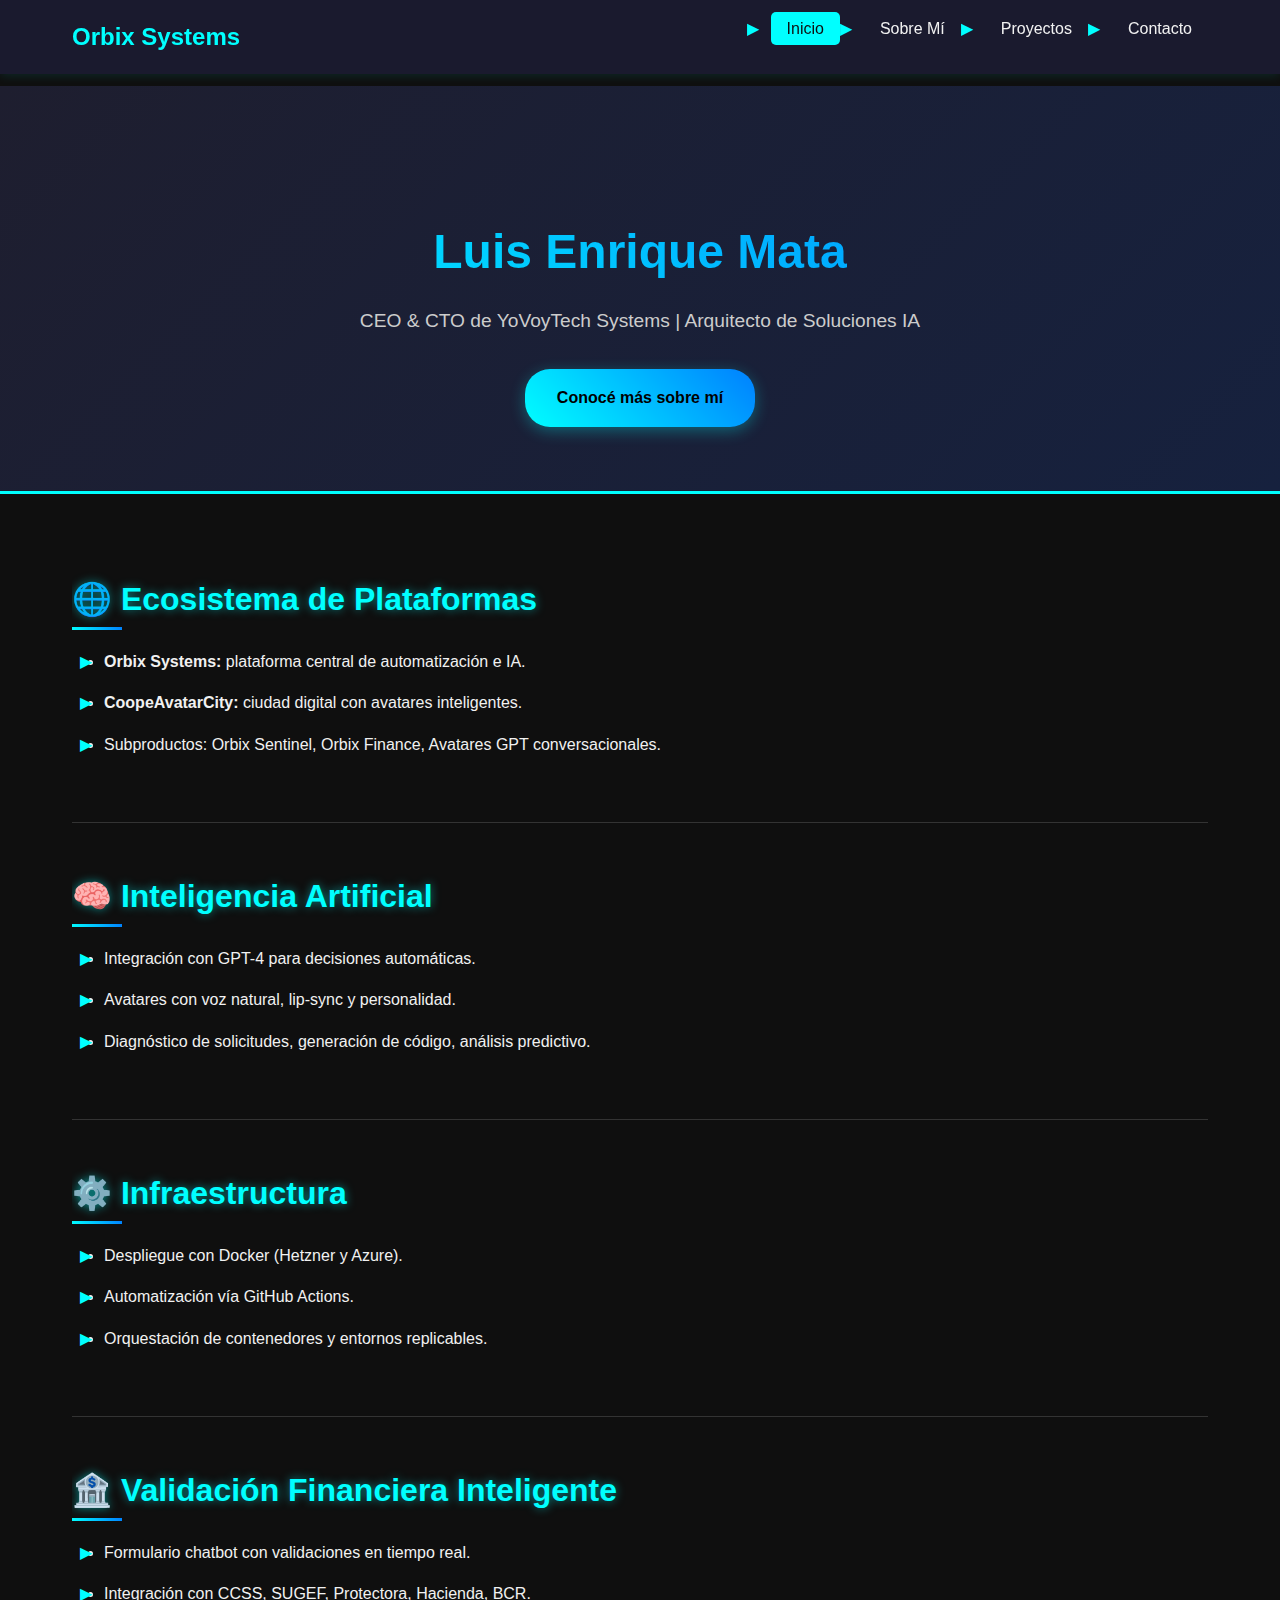
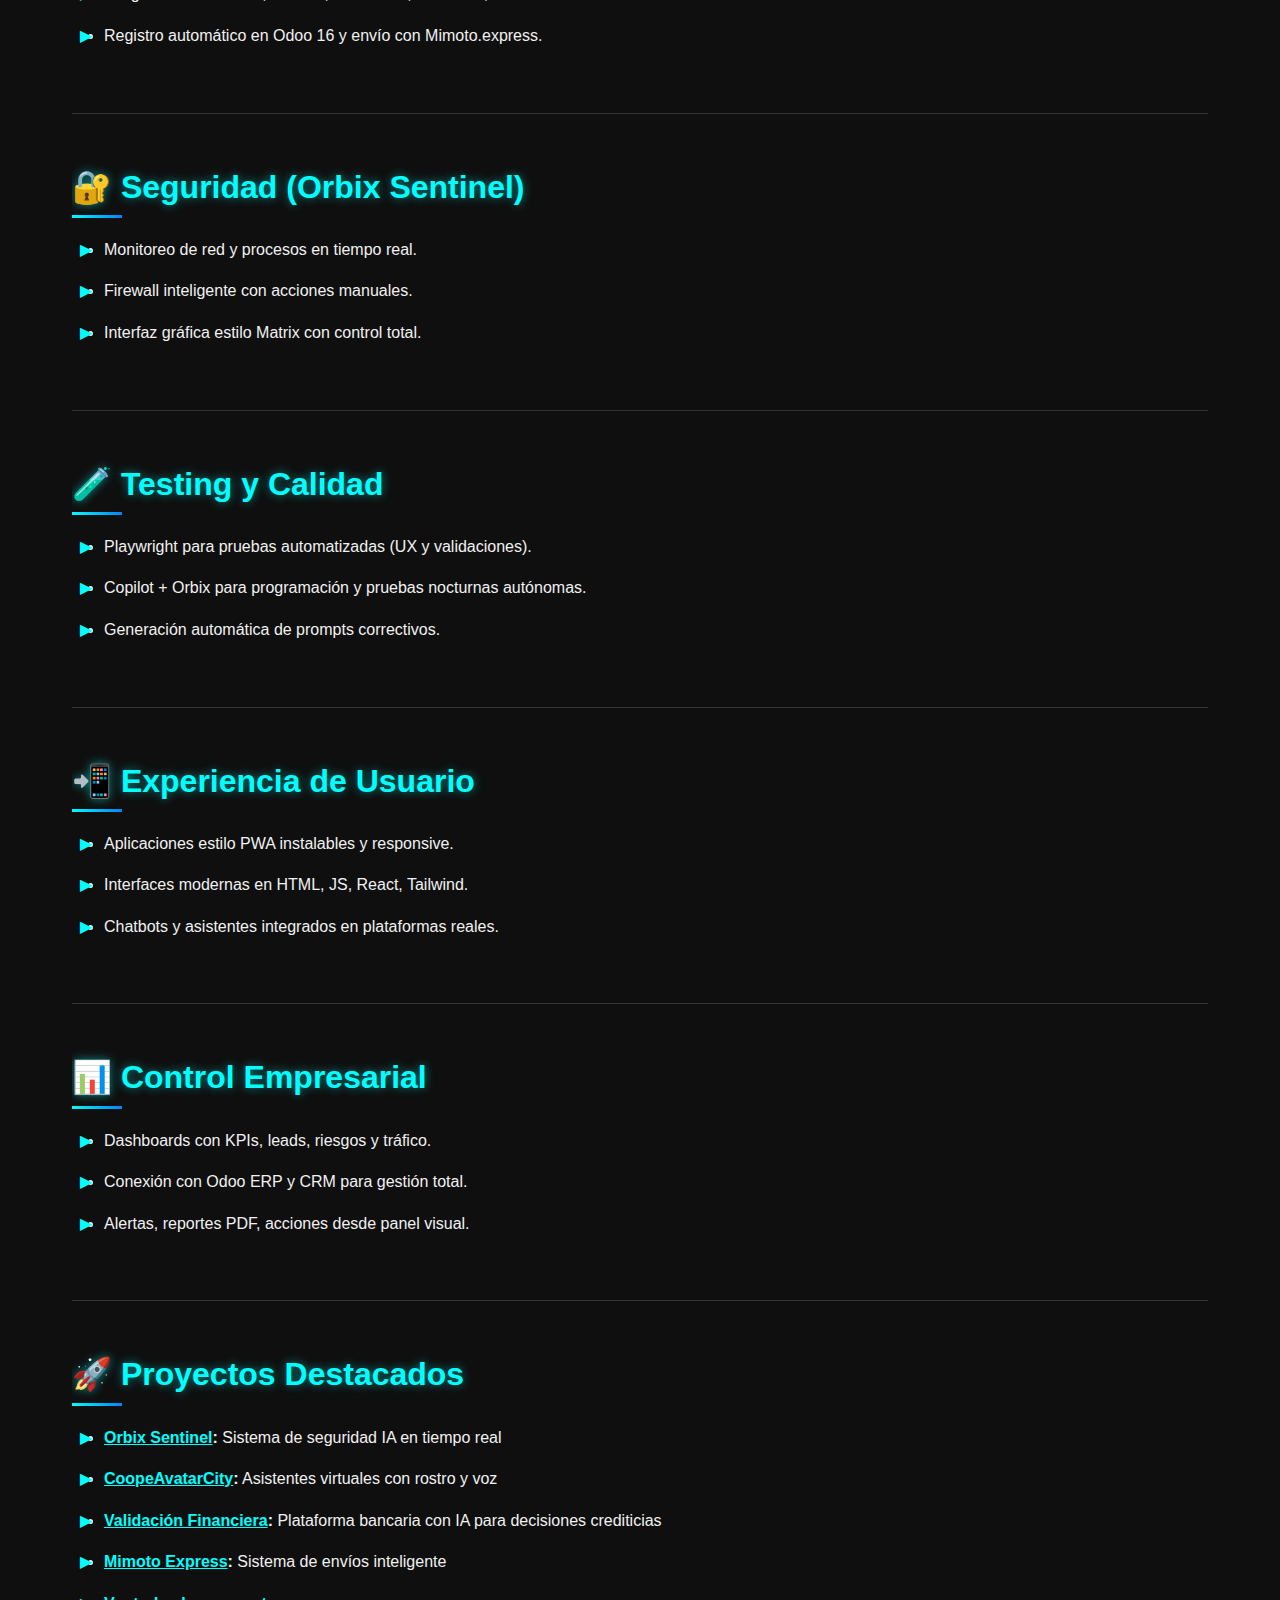
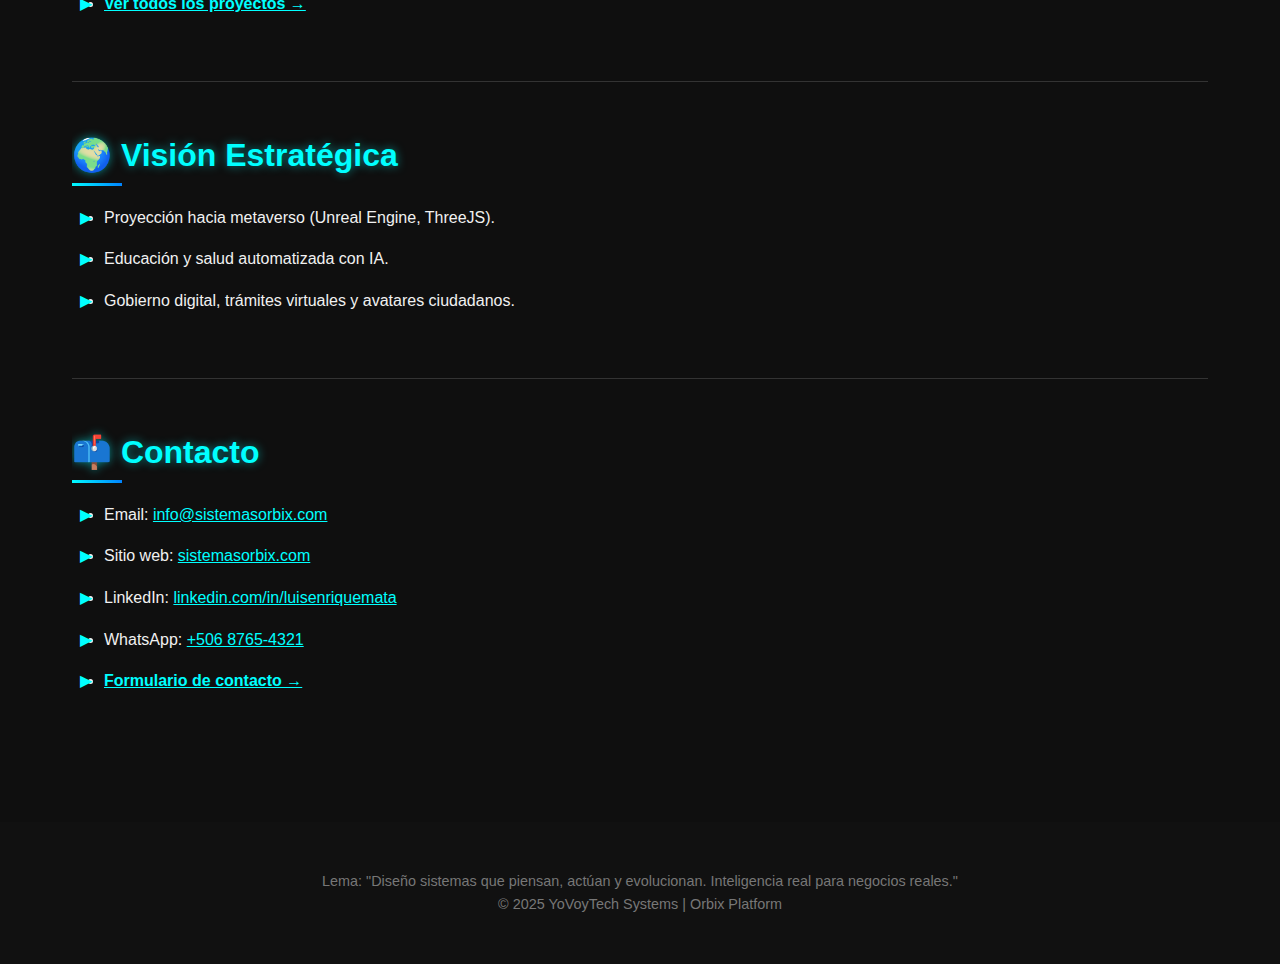
<file: index.html>
<!DOCTYPE html>
<html lang="es">
<head>
  <meta charset="UTF-8">
  <meta name="viewport" content="width=device-width, initial-scale=1.0">
  <title>Currículum Técnico | YoVoyTech & Orbix</title>
  <style>
    * {
      margin: 0;
      padding: 0;
      box-sizing: border-box;
    }
    
    body {
      font-family: 'Segoe UI', sans-serif;
      background-color: #0f0f0f;
      color: #f1f1f1;
      line-height: 1.6;
    }
    
    /* Navegación */
    nav {
      background-color: #1a1a2e;
      padding: 1rem 0;
      position: fixed;
      top: 0;
      width: 100%;
      z-index: 1000;
      box-shadow: 0 2px 10px rgba(0, 255, 255, 0.1);
    }
    
    .nav-container {
      max-width: 1200px;
      margin: 0 auto;
      display: flex;
      justify-content: space-between;
      align-items: center;
      padding: 0 2rem;
    }
    
    .logo {
      font-size: 1.5rem;
      font-weight: bold;
      color: #00ffff;
      text-decoration: none;
    }
    
    .nav-menu {
      display: flex;
      list-style: none;
      gap: 1.5rem;
    }
    
    
    .nav-menu a {
      color: #f1f1f1;
      text-decoration: none;
      padding: 0.5rem 1rem;
      border-radius: 5px;
      transition: all 0.3s ease;
    }
    
    .nav-menu a:hover {
      background-color: #00ffff;
      color: #0f0f0f;
    }
    
    .nav-menu a.active {
      background-color: #00ffff;
      color: #0f0f0f;
    }
    
    /* Hamburger menu para móviles */
    .hamburger {
      display: none;
      flex-direction: column;
      cursor: pointer;
      padding: 0.5rem;
    }
    
    .hamburger span {
      width: 25px;
      height: 3px;
      background-color: #00ffff;
      margin: 3px 0;
      transition: 0.3s;
    }
    
    /* Header principal */
    header {
      background: linear-gradient(135deg, #1e1e2f, #16213e);
      padding: 8rem 2rem 4rem;
      text-align: center;
      border-bottom: 3px solid #00ffff;
      margin-top: 60px;
    }
    
    h1 {
      font-size: 3rem;
      margin-bottom: 1rem;
      background: linear-gradient(45deg, #00ffff, #0080ff);
      -webkit-background-clip: text;
      -webkit-text-fill-color: transparent;
      background-clip: text;
    }
    
    .subtitle {
      font-size: 1.2rem;
      color: #ccc;
      margin-bottom: 2rem;
    }
    
    /* Botón CTA */
    .cta-button {
      display: inline-block;
      background: linear-gradient(45deg, #00ffff, #0080ff);
      color: #000;
      padding: 1rem 2rem;
      text-decoration: none;
      border-radius: 25px;
      font-weight: bold;
      transition: all 0.3s ease;
      box-shadow: 0 4px 15px rgba(0, 255, 255, 0.3);
    }
    
    .cta-button:hover {
      transform: translateY(-2px);
      box-shadow: 0 6px 20px rgba(0, 255, 255, 0.4);
    }
    
    /* Contenido principal */
    main {
      max-width: 1200px;
      margin: 0 auto;
      padding: 2rem;
    }
    
    .section {
      padding: 3rem 0;
      border-bottom: 1px solid #333;
      position: relative;
      overflow: hidden;
    }
    
    .section::before {
      content: '';
      position: absolute;
      top: 0;
      left: -100%;
      width: 100%;
      height: 2px;
      background: linear-gradient(90deg, transparent, #00ffff, transparent);
      animation: slideIn 3s ease-in-out infinite;
    }
    
    @keyframes slideIn {
      0% { left: -100%; }
      50% { left: 100%; }
      100% { left: -100%; }
    }
    
    .section:hover {
      background: linear-gradient(145deg, rgba(26, 26, 46, 0.3), rgba(22, 33, 62, 0.3));
      border-radius: 15px;
      padding: 3rem 2rem;
      transition: all 0.3s ease;
    }
    
    .section:last-child {
      border-bottom: none;
    }
    
    h2 {
      color: #00ffff;
      margin-bottom: 1.5rem;
      font-size: 2rem;
      position: relative;
      text-shadow: 0 0 10px rgba(0, 255, 255, 0.5);
    }
    
    h2::after {
      content: '';
      position: absolute;
      bottom: -5px;
      left: 0;
      width: 50px;
      height: 3px;
      background: linear-gradient(45deg, #00ffff, #0080ff);
      animation: pulse 2s ease-in-out infinite;
    }
    
    @keyframes pulse {
      0%, 100% { opacity: 1; }
      50% { opacity: 0.5; }
    }
    
    ul {
      padding-left: 2rem;
    }
    
    ul li {
      margin-bottom: 1rem;
      position: relative;
    }
    
    ul li::before {
      content: '▶';
      color: #00ffff;
      position: absolute;
      left: -1.5rem;
    }
    
    .footer {
      text-align: center;
      padding: 3rem 2rem;
      background-color: #111;
      font-size: 0.9rem;
      color: #777;
      margin-top: 2rem;
    }
    
    /* Responsive Design */
    @media (max-width: 768px) {
      .nav-menu {
        position: fixed;
        left: -100%;
        top: 70px;
        flex-direction: column;
        background-color: #1a1a2e;
        width: 100%;
        text-align: center;
        transition: 0.3s;
        box-shadow: 0 10px 27px rgba(0, 0, 0, 0.05);
        padding: 2rem 0;
      }
      
      .nav-menu.active {
        left: 0;
      }
      
      .nav-menu li {
        margin: 1rem 0;
      }
      
      .hamburger {
        display: flex;
      }
      
      h1 {
        font-size: 2rem;
      }
      
      .nav-container {
        padding: 0 1rem;
      }
      
      main {
        padding: 1rem;
      }
    }
  </style>
</head>
<<body>
  <!-- Navegación -->
  <nav>
    <div class="nav-container">
      <a href="index.html" class="logo">Orbix Systems</a>
      <ul class="nav-menu">
        <li><a href="index.html" class="active">Inicio</a></li>
        <li><a href="about.html">Sobre Mí</a></li>
        <li><a href="proyectos.html">Proyectos</a></li>
        <li><a href="contacto.html">Contacto</a></li>
      </ul>
      <div class="hamburger">
        <span></span>
        <span></span>
        <span></span>
      </div>
    </div>
  </nav>

  <!-- Header principal -->
  <header>
    <h1>Luis Enrique Mata</h1>
    <p class="subtitle">CEO & CTO de YoVoyTech Systems | Arquitecto de Soluciones IA</p>
    <a href="about.html" class="cta-button">Conocé más sobre mí</a>
  </header>

  <!-- Contenido principal -->
  <main>

  <section class="section" id="ecosistema">
    <h2>🌐 Ecosistema de Plataformas</h2>
    <ul>
      <li><strong>Orbix Systems:</strong> plataforma central de automatización e IA.</li>
      <li><strong>CoopeAvatarCity:</strong> ciudad digital con avatares inteligentes.</li>
      <li>Subproductos: Orbix Sentinel, Orbix Finance, Avatares GPT conversacionales.</li>
    </ul>
  </section>

  <section class="section" id="inteligencia-artificial">
    <h2>🧠 Inteligencia Artificial</h2>
    <ul>
      <li>Integración con GPT-4 para decisiones automáticas.</li>
      <li>Avatares con voz natural, lip-sync y personalidad.</li>
      <li>Diagnóstico de solicitudes, generación de código, análisis predictivo.</li>
    </ul>
  </section>

  <section class="section" id="infraestructura">
    <h2>⚙️ Infraestructura</h2>
    <ul>
      <li>Despliegue con Docker (Hetzner y Azure).</li>
      <li>Automatización vía GitHub Actions.</li>
      <li>Orquestación de contenedores y entornos replicables.</li>
    </ul>
  </section>

  <section class="section" id="validacion-financiera">
    <h2>🏦 Validación Financiera Inteligente</h2>
    <ul>
      <li>Formulario chatbot con validaciones en tiempo real.</li>
      <li>Integración con CCSS, SUGEF, Protectora, Hacienda, BCR.</li>
      <li>Registro automático en Odoo 16 y envío con Mimoto.express.</li>
    </ul>
  </section>

  <section class="section" id="seguridad">
    <h2>🔐 Seguridad (Orbix Sentinel)</h2>
    <ul>
      <li>Monitoreo de red y procesos en tiempo real.</li>
      <li>Firewall inteligente con acciones manuales.</li>
      <li>Interfaz gráfica estilo Matrix con control total.</li>
    </ul>
  </section>

  <section class="section" id="testing">
    <h2>🧪 Testing y Calidad</h2>
    <ul>
      <li>Playwright para pruebas automatizadas (UX y validaciones).</li>
      <li>Copilot + Orbix para programación y pruebas nocturnas autónomas.</li>
      <li>Generación automática de prompts correctivos.</li>
    </ul>
  </section>

  <section class="section" id="experiencia-usuario">
    <h2>📲 Experiencia de Usuario</h2>
    <ul>
      <li>Aplicaciones estilo PWA instalables y responsive.</li>
      <li>Interfaces modernas en HTML, JS, React, Tailwind.</li>
      <li>Chatbots y asistentes integrados en plataformas reales.</li>
    </ul>
  </section>

  <section class="section" id="control-empresarial">
    <h2>📊 Control Empresarial</h2>
    <ul>
      <li>Dashboards con KPIs, leads, riesgos y tráfico.</li>
      <li>Conexión con Odoo ERP y CRM para gestión total.</li>
      <li>Alertas, reportes PDF, acciones desde panel visual.</li>
    </ul>
  </section>

  <section class="section" id="proyectos">
    <h2>🚀 Proyectos Destacados</h2>
    <ul>
      <li><strong><a href="orbix-sentinel.html" style="color: #00ffff;">Orbix Sentinel</a>:</strong> Sistema de seguridad IA en tiempo real</li>
      <li><strong><a href="coopeavatarcity.html" style="color: #00ffff;">CoopeAvatarCity</a>:</strong> Asistentes virtuales con rostro y voz</li>
      <li><strong><a href="validacion-financiera.html" style="color: #00ffff;">Validación Financiera</a>:</strong> Plataforma bancaria con IA para decisiones crediticias</li>
      <li><strong><a href="mimoto-express.html" style="color: #00ffff;">Mimoto Express</a>:</strong> Sistema de envíos inteligente</li>
      <li><strong><a href="proyectos.html" style="color: #00ffff;">Ver todos los proyectos →</a></strong></li>
    </ul>
  </section>

  <section class="section" id="vision">
    <h2>🌍 Visión Estratégica</h2>
    <ul>
      <li>Proyección hacia metaverso (Unreal Engine, ThreeJS).</li>
      <li>Educación y salud automatizada con IA.</li>
      <li>Gobierno digital, trámites virtuales y avatares ciudadanos.</li>
    </ul>
  </section>

  <section class="section" id="contacto">
    <h2>📫 Contacto</h2>
    <ul>
      <li>Email: <a href="mailto:info@sistemasorbix.com" style="color: #00ffff;">info@sistemasorbix.com</a></li>
      <li>Sitio web: <a href="https://sistemasorbix.com" target="_blank" style="color: #00ffff;">sistemasorbix.com</a></li>
      <li>LinkedIn: <a href="https://linkedin.com/in/luisenriquemata" target="_blank" style="color: #00ffff;">linkedin.com/in/luisenriquemata</a></li>
      <li>WhatsApp: <a href="https://wa.me/50687654321" target="_blank" style="color: #00ffff;">+506 8765-4321</a></li>
      <li><strong><a href="contacto.html" style="color: #00ffff;">Formulario de contacto →</a></strong></li>
    </ul>
  </section>

  </main>

  <div class="footer">
    <p>Lema: "Diseño sistemas que piensan, actúan y evolucionan. Inteligencia real para negocios reales."</p>
    <p>© 2025 YoVoyTech Systems | Orbix Platform</p>
  </div>

  <script>
    // Menú hamburguesa para móviles
    const hamburger = document.querySelector('.hamburger');
    const navMenu = document.querySelector('.nav-menu');

    hamburger.addEventListener('click', () => {
      hamburger.classList.toggle('active');
      navMenu.classList.toggle('active');
    });

    // Cerrar menú al hacer click en un enlace
    document.querySelectorAll('.nav-menu a').forEach(link => {
      link.addEventListener('click', () => {
        hamburger.classList.remove('active');
        navMenu.classList.remove('active');
      });
    });

    // Smooth scrolling para enlaces internos
    document.querySelectorAll('a[href^="#"]').forEach(anchor => {
      anchor.addEventListener('click', function (e) {
        e.preventDefault();
        const target = document.querySelector(this.getAttribute('href'));
        if (target) {
          target.scrollIntoView({
            behavior: 'smooth',
            block: 'start'
          });
        }
      });
    });
  </script>
</body>
</html>
</file>
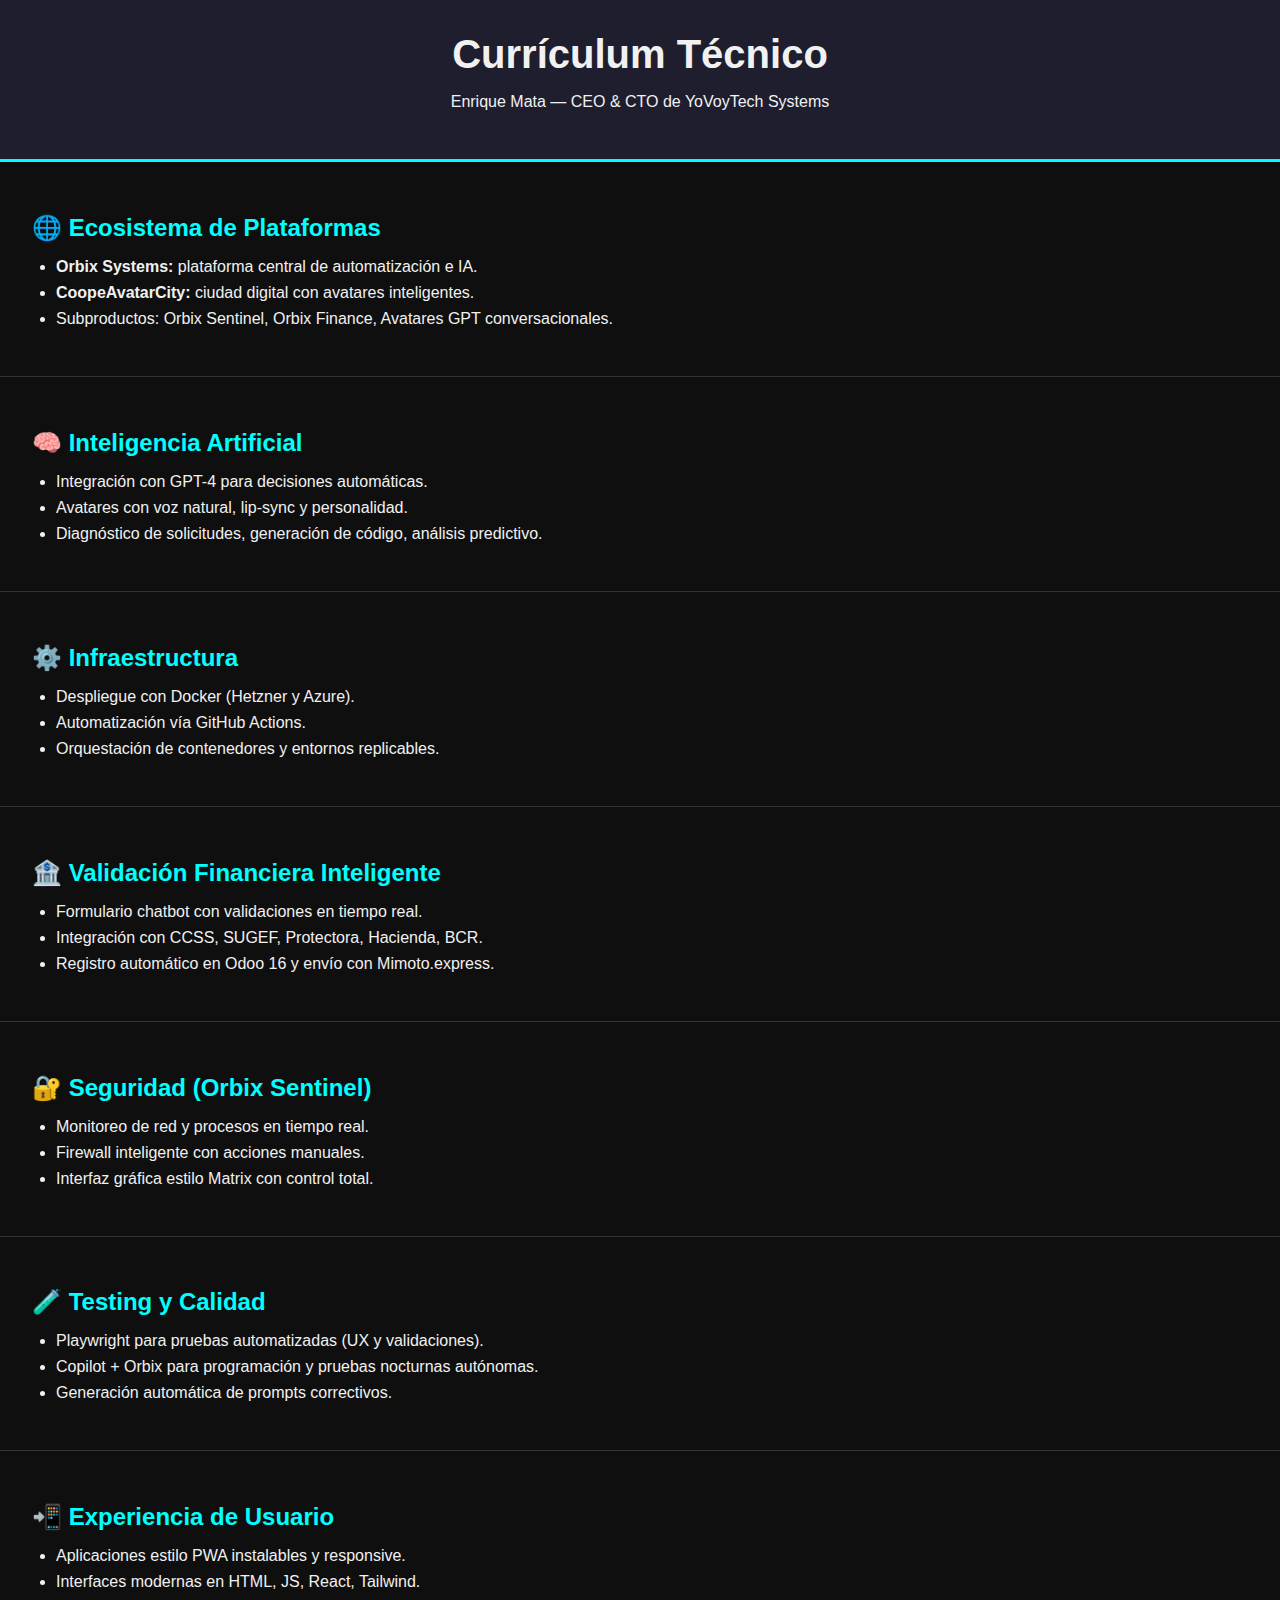
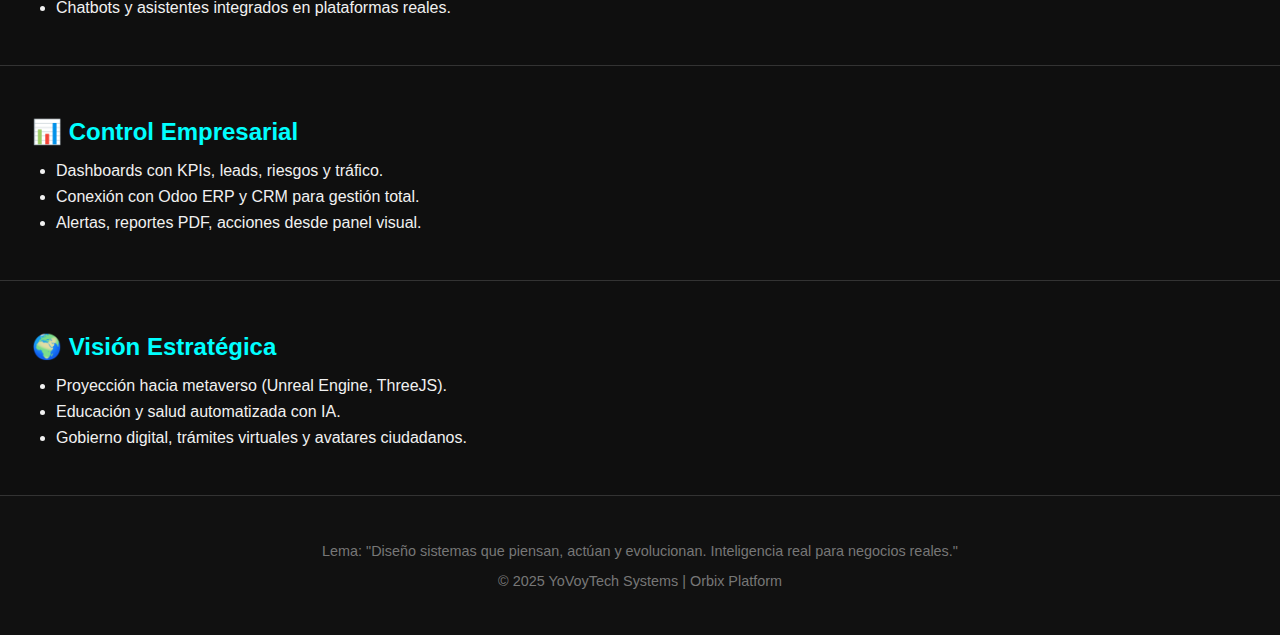
<file: luisenriquemata/index.html>
<!DOCTYPE html>
<html lang="es">
<head>
  <meta charset="UTF-8">
  <meta name="viewport" content="width=device-width, initial-scale=1.0">
  <title>Currículum Técnico | YoVoyTech & Orbix</title>
  <style>
    body {
      font-family: 'Segoe UI', sans-serif;
      margin: 0;
      padding: 0;
      background-color: #0f0f0f;
      color: #f1f1f1;
    }
    header {
      background-color: #1e1e2f;
      padding: 2rem;
      text-align: center;
      border-bottom: 3px solid #00ffff;
    }
    h1 {
      font-size: 2.5rem;
      margin: 0;
    }
    .section {
      padding: 2rem;
      border-bottom: 1px solid #333;
    }
    h2 {
      color: #00ffff;
      margin-bottom: 1rem;
    }
    ul {
      padding-left: 1.5rem;
    }
    ul li {
      margin-bottom: 0.5rem;
    }
    .footer {
      text-align: center;
      padding: 2rem;
      background-color: #111;
      font-size: 0.9rem;
      color: #777;
    }
  </style>
</head>
<body>
  <header>
    <h1>Currículum Técnico</h1>
    <p>Enrique Mata — CEO & CTO de YoVoyTech Systems</p>
  </header>

  <section class="section">
    <h2>🌐 Ecosistema de Plataformas</h2>
    <ul>
      <li><strong>Orbix Systems:</strong> plataforma central de automatización e IA.</li>
      <li><strong>CoopeAvatarCity:</strong> ciudad digital con avatares inteligentes.</li>
      <li>Subproductos: Orbix Sentinel, Orbix Finance, Avatares GPT conversacionales.</li>
    </ul>
  </section>

  <section class="section">
    <h2>🧠 Inteligencia Artificial</h2>
    <ul>
      <li>Integración con GPT-4 para decisiones automáticas.</li>
      <li>Avatares con voz natural, lip-sync y personalidad.</li>
      <li>Diagnóstico de solicitudes, generación de código, análisis predictivo.</li>
    </ul>
  </section>

  <section class="section">
    <h2>⚙️ Infraestructura</h2>
    <ul>
      <li>Despliegue con Docker (Hetzner y Azure).</li>
      <li>Automatización vía GitHub Actions.</li>
      <li>Orquestación de contenedores y entornos replicables.</li>
    </ul>
  </section>

  <section class="section">
    <h2>🏦 Validación Financiera Inteligente</h2>
    <ul>
      <li>Formulario chatbot con validaciones en tiempo real.</li>
      <li>Integración con CCSS, SUGEF, Protectora, Hacienda, BCR.</li>
      <li>Registro automático en Odoo 16 y envío con Mimoto.express.</li>
    </ul>
  </section>

  <section class="section">
    <h2>🔐 Seguridad (Orbix Sentinel)</h2>
    <ul>
      <li>Monitoreo de red y procesos en tiempo real.</li>
      <li>Firewall inteligente con acciones manuales.</li>
      <li>Interfaz gráfica estilo Matrix con control total.</li>
    </ul>
  </section>

  <section class="section">
    <h2>🧪 Testing y Calidad</h2>
    <ul>
      <li>Playwright para pruebas automatizadas (UX y validaciones).</li>
      <li>Copilot + Orbix para programación y pruebas nocturnas autónomas.</li>
      <li>Generación automática de prompts correctivos.</li>
    </ul>
  </section>

  <section class="section">
    <h2>📲 Experiencia de Usuario</h2>
    <ul>
      <li>Aplicaciones estilo PWA instalables y responsive.</li>
      <li>Interfaces modernas en HTML, JS, React, Tailwind.</li>
      <li>Chatbots y asistentes integrados en plataformas reales.</li>
    </ul>
  </section>

  <section class="section">
    <h2>📊 Control Empresarial</h2>
    <ul>
      <li>Dashboards con KPIs, leads, riesgos y tráfico.</li>
      <li>Conexión con Odoo ERP y CRM para gestión total.</li>
      <li>Alertas, reportes PDF, acciones desde panel visual.</li>
    </ul>
  </section>

  <section class="section">
    <h2>🌍 Visión Estratégica</h2>
    <ul>
      <li>Proyección hacia metaverso (Unreal Engine, ThreeJS).</li>
      <li>Educación y salud automatizada con IA.</li>
      <li>Gobierno digital, trámites virtuales y avatares ciudadanos.</li>
    </ul>
  </section>

  <div class="footer">
    <p>Lema: "Diseño sistemas que piensan, actúan y evolucionan. Inteligencia real para negocios reales."</p>
    <p>© 2025 YoVoyTech Systems | Orbix Platform</p>
  </div>
</body>
</html>
</file>
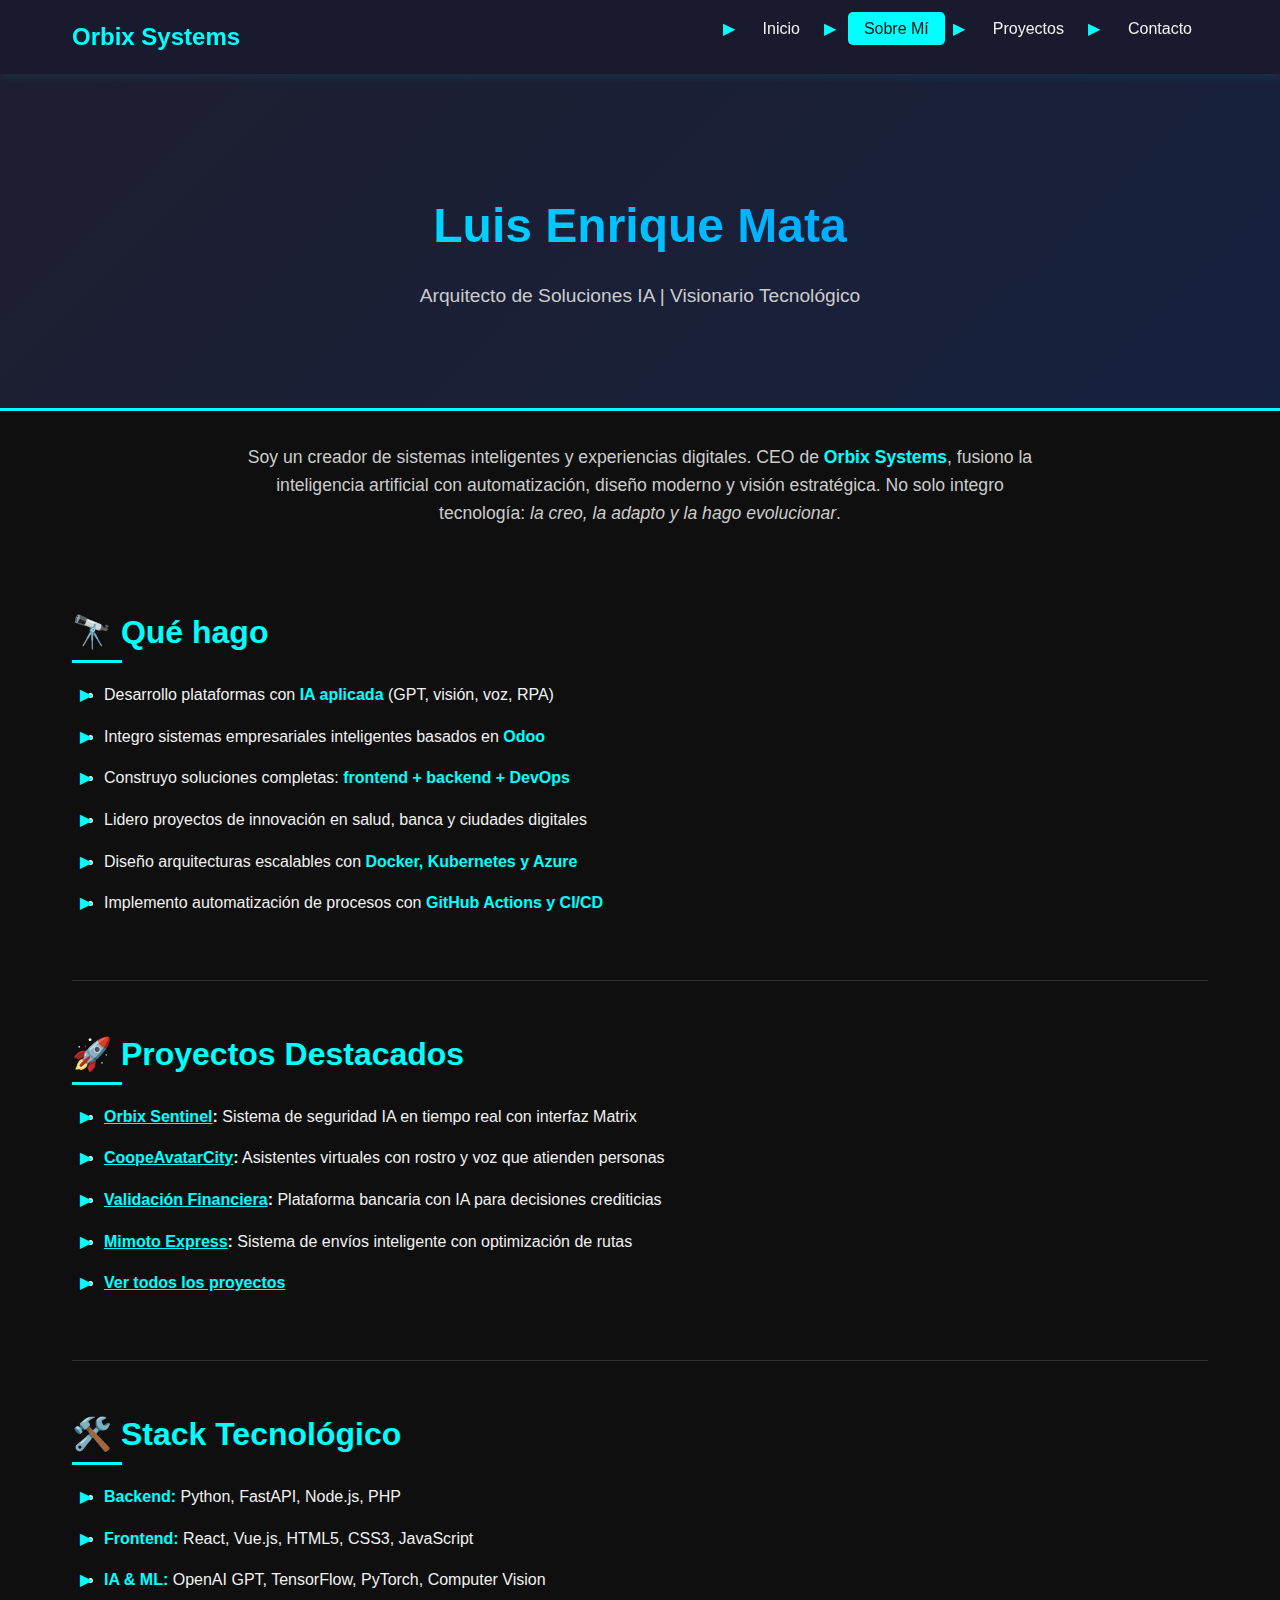
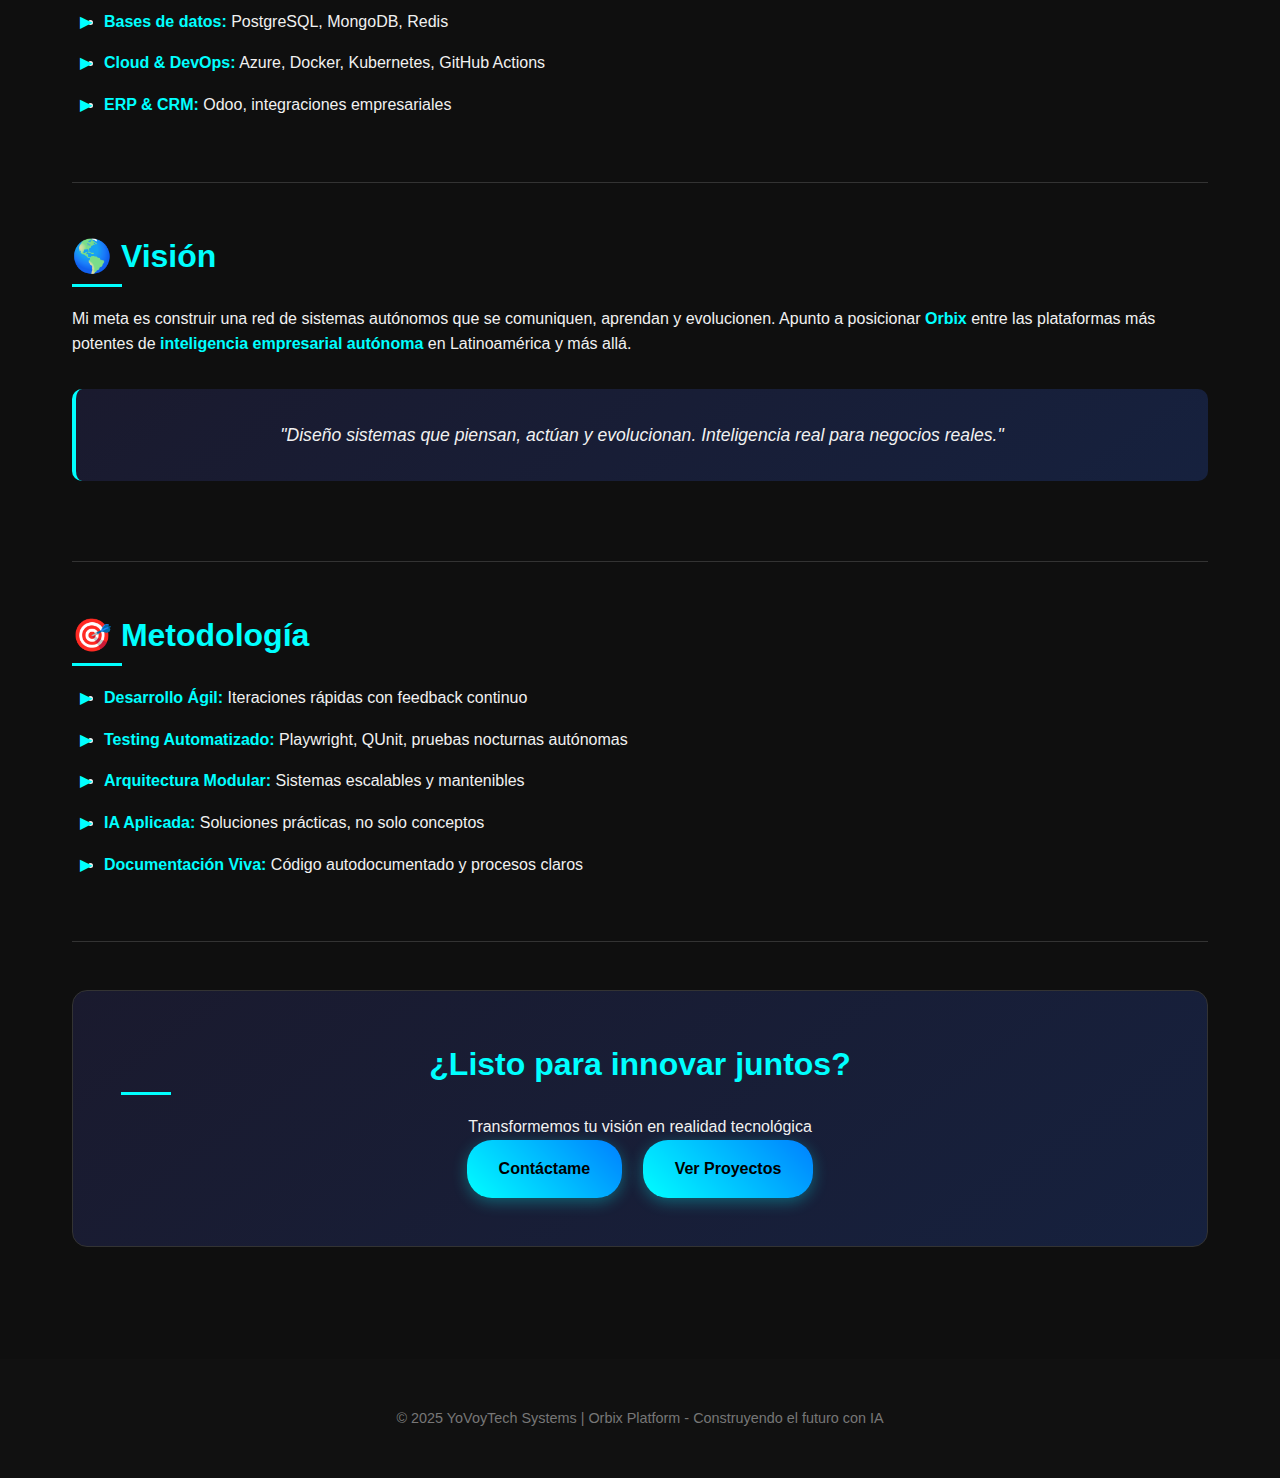
<file: about.html>
<!DOCTYPE html>
<html lang="es">
<head>
  <meta charset="UTF-8">
  <meta name="viewport" content="width=device-width, initial-scale=1.0">
  <title>Sobre Mí | Luis Enrique Mata | Orbix Systems</title>
  <style>
    * {
      margin: 0;
      padding: 0;
      box-sizing: border-box;
    }
    
    body {
      font-family: 'Segoe UI', sans-serif;
      background-color: #0f0f0f;
      color: #f1f1f1;
      line-height: 1.6;
    }
    
    /* Navegación */
    nav {
      background-color: #1a1a2e;
      padding: 1rem 0;
      position: fixed;
      top: 0;
      width: 100%;
      z-index: 1000;
      box-shadow: 0 2px 10px rgba(0, 255, 255, 0.1);
    }
    
    .nav-container {
      max-width: 1200px;
      margin: 0 auto;
      display: flex;
      justify-content: space-between;
      align-items: center;
      padding: 0 2rem;
    }
    
    .logo {
      font-size: 1.5rem;
      font-weight: bold;
      color: #00ffff;
      text-decoration: none;
    }
    
    .nav-menu {
      display: flex;
      list-style: none;
      gap: 2rem;
    }
    
    .nav-menu a {
      color: #f1f1f1;
      text-decoration: none;
      padding: 0.5rem 1rem;
      border-radius: 5px;
      transition: all 0.3s ease;
    }
    
    .nav-menu a:hover {
      background-color: #00ffff;
      color: #0f0f0f;
    }
    
    .nav-menu a.active {
      background-color: #00ffff;
      color: #0f0f0f;
    }
    
    /* Hamburger menu para móviles */
    .hamburger {
      display: none;
      flex-direction: column;
      cursor: pointer;
      padding: 0.5rem;
    }
    
    .hamburger span {
      width: 25px;
      height: 3px;
      background-color: #00ffff;
      margin: 3px 0;
      transition: 0.3s;
    }
    
    /* Header principal */
    header {
      background: linear-gradient(135deg, #1e1e2f, #16213e);
      padding: 8rem 2rem 4rem;
      text-align: center;
      border-bottom: 3px solid #00ffff;
      margin-top: 60px;
    }
    
    h1 {
      font-size: 3rem;
      margin-bottom: 1rem;
      background: linear-gradient(45deg, #00ffff, #0080ff);
      -webkit-background-clip: text;
      -webkit-text-fill-color: transparent;
      background-clip: text;
    }
    
    .subtitle {
      font-size: 1.2rem;
      color: #ccc;
      margin-bottom: 2rem;
    }
    
    /* Contenido principal */
    main {
      max-width: 1200px;
      margin: 0 auto;
      padding: 2rem;
    }
    
    .section {
      padding: 3rem 0;
      border-bottom: 1px solid #333;
    }
    
    .section:last-child {
      border-bottom: none;
    }
    
    h2 {
      color: #00ffff;
      margin-bottom: 1.5rem;
      font-size: 2rem;
      position: relative;
    }
    
    h2::after {
      content: '';
      position: absolute;
      bottom: -5px;
      left: 0;
      width: 50px;
      height: 3px;
      background-color: #00ffff;
    }
    
    .intro-text {
      font-size: 1.1rem;
      color: #ccc;
      margin-bottom: 2rem;
      text-align: center;
      max-width: 800px;
      margin: 0 auto 2rem;
    }
    
    ul {
      padding-left: 2rem;
    }
    
    ul li {
      margin-bottom: 1rem;
      position: relative;
    }
    
    ul li::before {
      content: '▶';
      color: #00ffff;
      position: absolute;
      left: -1.5rem;
    }
    
    .highlight {
      color: #00ffff;
      font-weight: bold;
    }
    
    .quote {
      background: linear-gradient(145deg, #1a1a2e, #16213e);
      border-left: 4px solid #00ffff;
      padding: 2rem;
      margin: 2rem 0;
      border-radius: 10px;
      font-style: italic;
      font-size: 1.1rem;
      text-align: center;
    }
    
    .cta-section {
      background: linear-gradient(145deg, #1a1a2e, #16213e);
      border-radius: 15px;
      padding: 3rem;
      margin: 3rem 0;
      text-align: center;
      border: 1px solid #333;
    }
    
    .cta-button {
      display: inline-block;
      background: linear-gradient(45deg, #00ffff, #0080ff);
      color: #000;
      padding: 1rem 2rem;
      text-decoration: none;
      border-radius: 25px;
      font-weight: bold;
      transition: all 0.3s ease;
      box-shadow: 0 4px 15px rgba(0, 255, 255, 0.3);
      margin: 0 0.5rem;
    }
    
    .cta-button:hover {
      transform: translateY(-2px);
      box-shadow: 0 6px 20px rgba(0, 255, 255, 0.4);
    }
    
    .footer {
      text-align: center;
      padding: 3rem 2rem;
      background-color: #111;
      font-size: 0.9rem;
      color: #777;
      margin-top: 2rem;
    }
    
    /* Responsive Design */
    @media (max-width: 768px) {
      .nav-menu {
        position: fixed;
        left: -100%;
        top: 70px;
        flex-direction: column;
        background-color: #1a1a2e;
        width: 100%;
        text-align: center;
        transition: 0.3s;
        box-shadow: 0 10px 27px rgba(0, 0, 0, 0.05);
        padding: 2rem 0;
      }
      
      .nav-menu.active {
        left: 0;
      }
      
      .nav-menu li {
        margin: 1rem 0;
      }
      
      .hamburger {
        display: flex;
      }
      
      h1 {
        font-size: 2rem;
      }
      
      .nav-container {
        padding: 0 1rem;
      }
      
      main {
        padding: 1rem;
      }
      
      .cta-button {
        display: block;
        margin: 1rem auto;
      }
    }
  </style>
</head>
<body>
  <!-- Navegación -->
  <nav>
    <div class="nav-container">
      <a href="index.html" class="logo">Orbix Systems</a>
      <ul class="nav-menu">
        <li><a href="index.html">Inicio</a></li>
        <li><a href="about.html" class="active">Sobre Mí</a></li>
        <li><a href="proyectos.html">Proyectos</a></li>
        <li><a href="contacto.html">Contacto</a></li>
      </ul>
      <div class="hamburger">
        <span></span>
        <span></span>
        <span></span>
      </div>
    </div>
  </nav>

  <!-- Header principal -->
  <header>
    <h1>Luis Enrique Mata</h1>
    <p class="subtitle">Arquitecto de Soluciones IA | Visionario Tecnológico</p>
  </header>

  <!-- Contenido principal -->
  <main>
    <div class="intro-text">
      <p>Soy un creador de sistemas inteligentes y experiencias digitales. CEO de <span class="highlight">Orbix Systems</span>, fusiono la inteligencia artificial con automatización, diseño moderno y visión estratégica. No solo integro tecnología: <em>la creo, la adapto y la hago evolucionar</em>.</p>
    </div>

    <section class="section">
      <h2>🔭 Qué hago</h2>
      <ul>
        <li>Desarrollo plataformas con <span class="highlight">IA aplicada</span> (GPT, visión, voz, RPA)</li>
        <li>Integro sistemas empresariales inteligentes basados en <span class="highlight">Odoo</span></li>
        <li>Construyo soluciones completas: <span class="highlight">frontend + backend + DevOps</span></li>
        <li>Lidero proyectos de innovación en salud, banca y ciudades digitales</li>
        <li>Diseño arquitecturas escalables con <span class="highlight">Docker, Kubernetes y Azure</span></li>
        <li>Implemento automatización de procesos con <span class="highlight">GitHub Actions y CI/CD</span></li>
      </ul>
    </section>

    <section class="section">
      <h2>🚀 Proyectos Destacados</h2>
      <ul>
        <li><strong><a href="orbix-sentinel.html" style="color: #00ffff;">Orbix Sentinel</a>:</strong> Sistema de seguridad IA en tiempo real con interfaz Matrix</li>
        <li><strong><a href="coopeavatarcity.html" style="color: #00ffff;">CoopeAvatarCity</a>:</strong> Asistentes virtuales con rostro y voz que atienden personas</li>
        <li><strong><a href="validacion-financiera.html" style="color: #00ffff;">Validación Financiera</a>:</strong> Plataforma bancaria con IA para decisiones crediticias</li>
        <li><strong><a href="mimoto-express.html" style="color: #00ffff;">Mimoto Express</a>:</strong> Sistema de envíos inteligente con optimización de rutas</li>
        <li><strong><a href="proyectos.html" style="color: #00ffff;">Ver todos los proyectos</a></strong></li>
      </ul>
    </section>

    <section class="section">
      <h2>🛠️ Stack Tecnológico</h2>
      <ul>
        <li><span class="highlight">Backend:</span> Python, FastAPI, Node.js, PHP</li>
        <li><span class="highlight">Frontend:</span> React, Vue.js, HTML5, CSS3, JavaScript</li>
        <li><span class="highlight">IA & ML:</span> OpenAI GPT, TensorFlow, PyTorch, Computer Vision</li>
        <li><span class="highlight">Bases de datos:</span> PostgreSQL, MongoDB, Redis</li>
        <li><span class="highlight">Cloud & DevOps:</span> Azure, Docker, Kubernetes, GitHub Actions</li>
        <li><span class="highlight">ERP & CRM:</span> Odoo, integraciones empresariales</li>
      </ul>
    </section>

    <section class="section">
      <h2>🌎 Visión</h2>
      <p>
        Mi meta es construir una red de sistemas autónomos que se comuniquen, aprendan y evolucionen.
        Apunto a posicionar <span class="highlight">Orbix</span> entre las plataformas más potentes de <span class="highlight">inteligencia empresarial autónoma</span> en Latinoamérica y más allá.
      </p>
      
      <div class="quote">
        "Diseño sistemas que piensan, actúan y evolucionan. Inteligencia real para negocios reales."
      </div>
    </section>

    <section class="section">
      <h2>🎯 Metodología</h2>
      <ul>
        <li><span class="highlight">Desarrollo Ágil:</span> Iteraciones rápidas con feedback continuo</li>
        <li><span class="highlight">Testing Automatizado:</span> Playwright, QUnit, pruebas nocturnas autónomas</li>
        <li><span class="highlight">Arquitectura Modular:</span> Sistemas escalables y mantenibles</li>
        <li><span class="highlight">IA Aplicada:</span> Soluciones prácticas, no solo conceptos</li>
        <li><span class="highlight">Documentación Viva:</span> Código autodocumentado y procesos claros</li>
      </ul>
    </section>

    <div class="cta-section">
      <h2>¿Listo para innovar juntos?</h2>
      <p>Transformemos tu visión en realidad tecnológica</p>
      <a href="contacto.html" class="cta-button">Contáctame</a>
      <a href="proyectos.html" class="cta-button">Ver Proyectos</a>
    </div>
  </main>

  <div class="footer">
    <p>© 2025 YoVoyTech Systems | Orbix Platform - Construyendo el futuro con IA</p>
  </div>

  <script>
    // Menú hamburguesa para móviles
    const hamburger = document.querySelector('.hamburger');
    const navMenu = document.querySelector('.nav-menu');

    hamburger.addEventListener('click', () => {
      hamburger.classList.toggle('active');
      navMenu.classList.toggle('active');
    });

    // Cerrar menú al hacer click en un enlace
    document.querySelectorAll('.nav-menu a').forEach(link => {
      link.addEventListener('click', () => {
        hamburger.classList.remove('active');
        navMenu.classList.remove('active');
      });
    });
  </script>
</body>
</html>
</file>
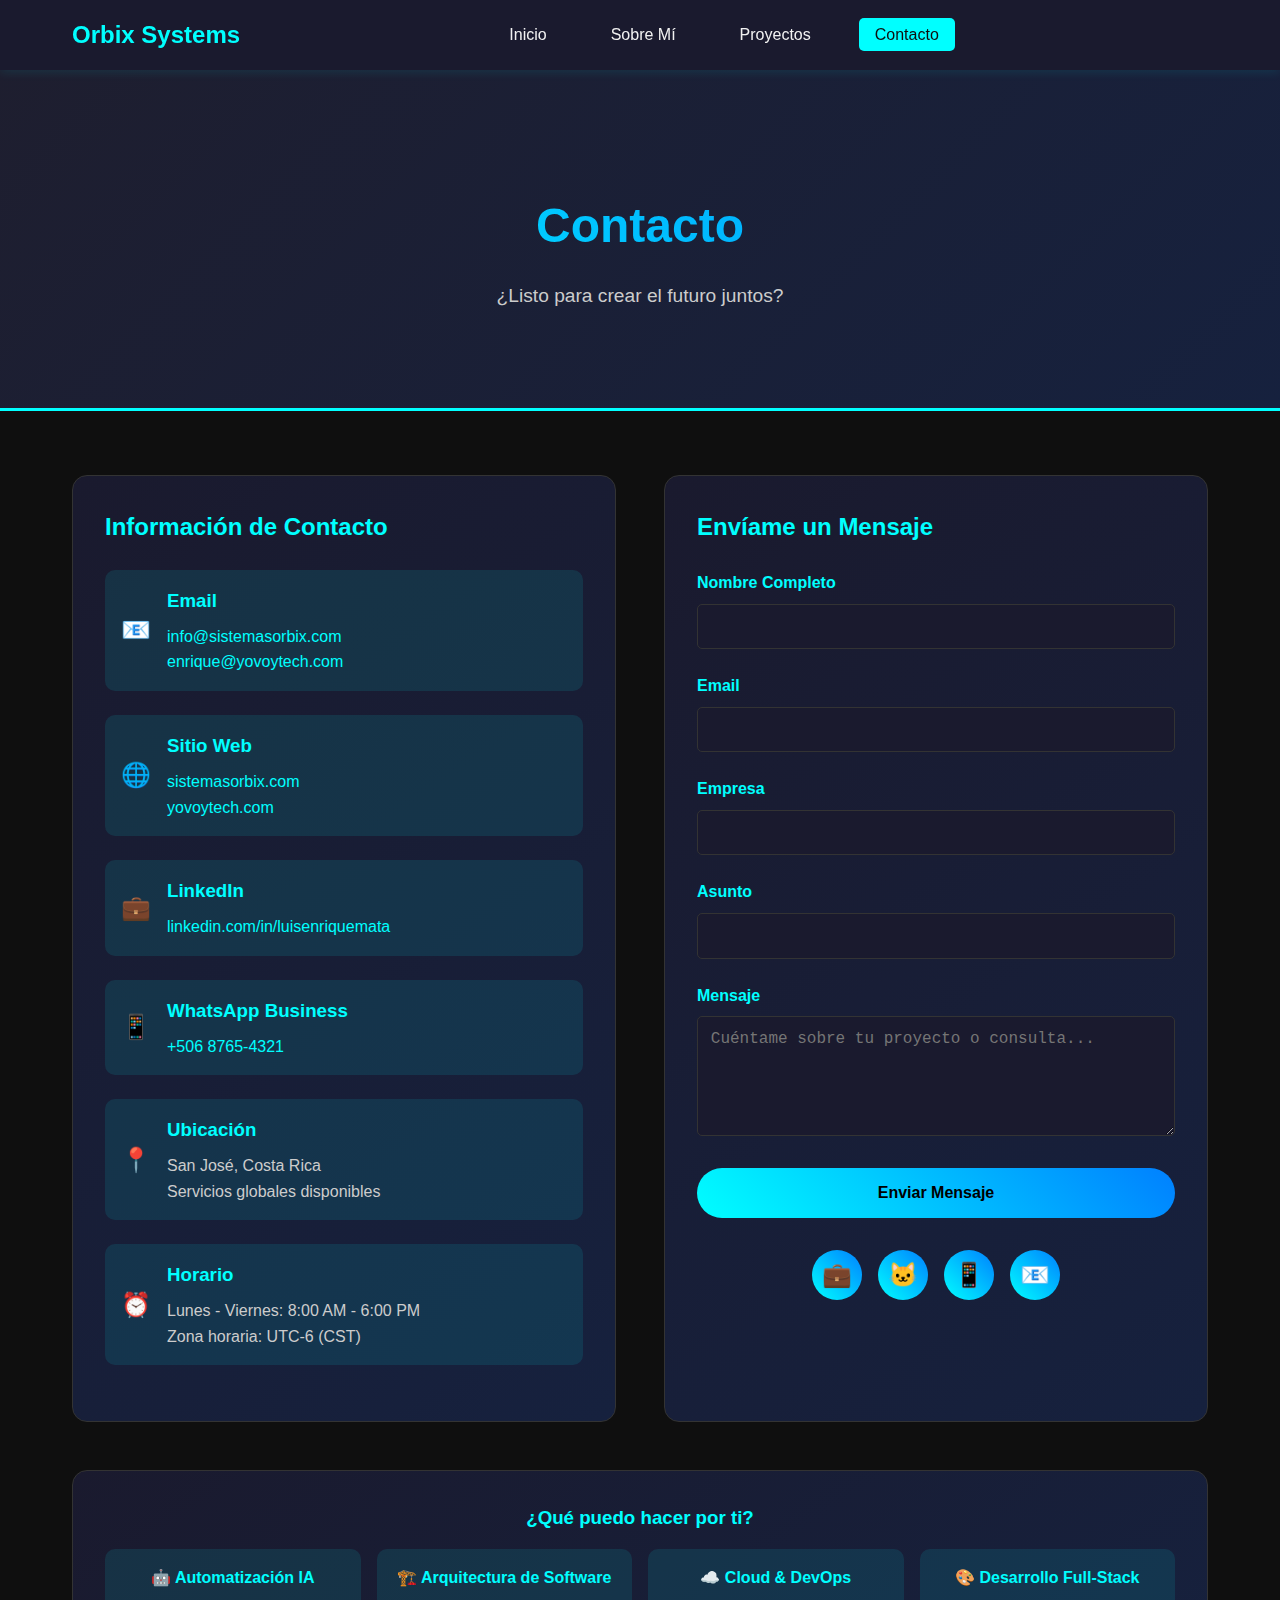
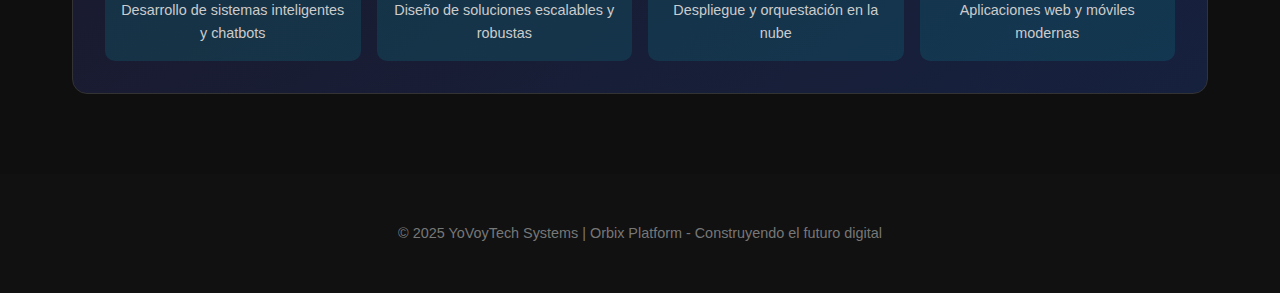
<file: contacto.html>
<!DOCTYPE html>
<html lang="es">
<head>
  <meta charset="UTF-8">
  <meta name="viewport" content="width=device-width, initial-scale=1.0">
  <title>Contacto | Luis Enrique Mata | Orbix Systems</title>
  <style>
    * {
      margin: 0;
      padding: 0;
      box-sizing: border-box;
    }
    
    body {
      font-family: 'Segoe UI', sans-serif;
      background-color: #0f0f0f;
      color: #f1f1f1;
      line-height: 1.6;
    }
    
    /* Navegación */
    nav {
      background-color: #1a1a2e;
      padding: 1rem 0;
      position: fixed;
      top: 0;
      width: 100%;
      z-index: 1000;
      box-shadow: 0 2px 10px rgba(0, 255, 255, 0.1);
    }
    
    .nav-container {
      max-width: 1200px;
      margin: 0 auto;
      display: flex;
      justify-content: space-between;
      align-items: center;
      padding: 0 2rem;
    }
    
    .logo {
      font-size: 1.5rem;
      font-weight: bold;
      color: #00ffff;
      text-decoration: none;
    }
    
    .nav-menu {
      display: flex;
      list-style: none;
      gap: 2rem;
    }
    
    .nav-menu a {
      color: #f1f1f1;
      text-decoration: none;
      padding: 0.5rem 1rem;
      border-radius: 5px;
      transition: all 0.3s ease;
    }
    
    .nav-menu a:hover {
      background-color: #00ffff;
      color: #0f0f0f;
    }
    
    .nav-menu a.active {
      background-color: #00ffff;
      color: #0f0f0f;
    }
    
    /* Header principal */
    header {
      background: linear-gradient(135deg, #1e1e2f, #16213e);
      padding: 8rem 2rem 4rem;
      text-align: center;
      border-bottom: 3px solid #00ffff;
      margin-top: 60px;
    }
    
    h1 {
      font-size: 3rem;
      margin-bottom: 1rem;
      background: linear-gradient(45deg, #00ffff, #0080ff);
      -webkit-background-clip: text;
      -webkit-text-fill-color: transparent;
      background-clip: text;
    }
    
    .subtitle {
      font-size: 1.2rem;
      color: #ccc;
      margin-bottom: 2rem;
    }
    
    /* Contenido principal */
    main {
      max-width: 1200px;
      margin: 0 auto;
      padding: 2rem;
    }
    
    .contact-grid {
      display: grid;
      grid-template-columns: 1fr 1fr;
      gap: 3rem;
      margin-top: 2rem;
    }
    
    .contact-info {
      background: linear-gradient(145deg, #1a1a2e, #16213e);
      border-radius: 15px;
      padding: 2rem;
      border: 1px solid #333;
    }
    
    .contact-form {
      background: linear-gradient(145deg, #1a1a2e, #16213e);
      border-radius: 15px;
      padding: 2rem;
      border: 1px solid #333;
    }
    
    .contact-item {
      display: flex;
      align-items: center;
      margin-bottom: 1.5rem;
      padding: 1rem;
      background-color: rgba(0, 255, 255, 0.1);
      border-radius: 10px;
      transition: all 0.3s ease;
    }
    
    .contact-item:hover {
      background-color: rgba(0, 255, 255, 0.2);
    }
    
    .contact-icon {
      font-size: 1.5rem;
      margin-right: 1rem;
      color: #00ffff;
    }
    
    .contact-details h3 {
      color: #00ffff;
      margin-bottom: 0.5rem;
    }
    
    .contact-details p {
      color: #ccc;
    }
    
    .contact-details a {
      color: #00ffff;
      text-decoration: none;
      transition: color 0.3s ease;
    }
    
    .contact-details a:hover {
      color: #0080ff;
    }
    
    .form-group {
      margin-bottom: 1.5rem;
    }
    
    .form-group label {
      display: block;
      margin-bottom: 0.5rem;
      color: #00ffff;
      font-weight: bold;
    }
    
    .form-group input,
    .form-group textarea {
      width: 100%;
      padding: 0.8rem;
      border: 1px solid #333;
      border-radius: 5px;
      background-color: #1a1a2e;
      color: #f1f1f1;
      font-size: 1rem;
      transition: border-color 0.3s ease;
    }
    
    .form-group input:focus,
    .form-group textarea:focus {
      outline: none;
      border-color: #00ffff;
    }
    
    .form-group textarea {
      height: 120px;
      resize: vertical;
    }
    
    .submit-btn {
      background: linear-gradient(45deg, #00ffff, #0080ff);
      color: #000;
      padding: 1rem 2rem;
      border: none;
      border-radius: 25px;
      font-weight: bold;
      cursor: pointer;
      transition: all 0.3s ease;
      font-size: 1rem;
      width: 100%;
    }
    
    .submit-btn:hover {
      transform: translateY(-2px);
      box-shadow: 0 6px 20px rgba(0, 255, 255, 0.4);
    }
    
    .social-links {
      display: flex;
      gap: 1rem;
      margin-top: 2rem;
      justify-content: center;
    }
    
    .social-link {
      display: flex;
      align-items: center;
      justify-content: center;
      width: 50px;
      height: 50px;
      background: linear-gradient(45deg, #00ffff, #0080ff);
      color: #000;
      border-radius: 50%;
      text-decoration: none;
      font-size: 1.5rem;
      transition: all 0.3s ease;
    }
    
    .social-link:hover {
      transform: translateY(-3px);
      box-shadow: 0 6px 20px rgba(0, 255, 255, 0.4);
    }
    
    .footer {
      text-align: center;
      padding: 3rem 2rem;
      background-color: #111;
      font-size: 0.9rem;
      color: #777;
      margin-top: 3rem;
    }
    
    /* Responsive Design */
    @media (max-width: 768px) {
      .nav-menu {
        position: fixed;
        left: -100%;
        top: 70px;
        flex-direction: column;
        background-color: #1a1a2e;
        width: 100%;
        text-align: center;
        transition: 0.3s;
        box-shadow: 0 10px 27px rgba(0, 0, 0, 0.05);
        padding: 2rem 0;
      }
      
      .nav-menu.active {
        left: 0;
      }
      
      .hamburger {
        display: flex;
      }
      
      .contact-grid {
        grid-template-columns: 1fr;
        gap: 2rem;
      }
      
      h1 {
        font-size: 2rem;
      }
      
      main {
        padding: 1rem;
      }
    }
  </style>
</head>
<body>
  <!-- Navegación -->
  <nav>
    <div class="nav-container">
      <a href="index.html" class="logo">Orbix Systems</a>
      <ul class="nav-menu">
        <li><a href="index.html">Inicio</a></li>
        <li><a href="about.html">Sobre Mí</a></li>
        <li><a href="proyectos.html">Proyectos</a></li>
        <li><a href="contacto.html" class="active">Contacto</a></li>
      </ul>
      <div class="hamburger">
        <span></span>
        <span></span>
        <span></span>
      </div>
    </div>
  </nav>

  <!-- Header principal -->
  <header>
    <h1>Contacto</h1>
    <p class="subtitle">¿Listo para crear el futuro juntos?</p>
  </header>

  <!-- Contenido principal -->
  <main>
    <div class="contact-grid">
      
      <!-- Información de contacto -->
      <div class="contact-info">
        <h2 style="color: #00ffff; margin-bottom: 1.5rem;">Información de Contacto</h2>
        
        <div class="contact-item">
          <div class="contact-icon">📧</div>
          <div class="contact-details">
            <h3>Email</h3>
            <p><a href="mailto:info@sistemasorbix.com">info@sistemasorbix.com</a></p>
            <p><a href="mailto:enrique@yovoytech.com">enrique@yovoytech.com</a></p>
          </div>
        </div>
        
        <div class="contact-item">
          <div class="contact-icon">🌐</div>
          <div class="contact-details">
            <h3>Sitio Web</h3>
            <p><a href="https://sistemasorbix.com" target="_blank">sistemasorbix.com</a></p>
            <p><a href="https://yovoytech.com" target="_blank">yovoytech.com</a></p>
          </div>
        </div>
        
        <div class="contact-item">
          <div class="contact-icon">💼</div>
          <div class="contact-details">
            <h3>LinkedIn</h3>
            <p><a href="https://linkedin.com/in/luisenriquemata" target="_blank">linkedin.com/in/luisenriquemata</a></p>
          </div>
        </div>
        
        <div class="contact-item">
          <div class="contact-icon">📱</div>
          <div class="contact-details">
            <h3>WhatsApp Business</h3>
            <p><a href="https://wa.me/50687654321" target="_blank">+506 8765-4321</a></p>
          </div>
        </div>
        
        <div class="contact-item">
          <div class="contact-icon">📍</div>
          <div class="contact-details">
            <h3>Ubicación</h3>
            <p>San José, Costa Rica</p>
            <p>Servicios globales disponibles</p>
          </div>
        </div>
        
        <div class="contact-item">
          <div class="contact-icon">⏰</div>
          <div class="contact-details">
            <h3>Horario</h3>
            <p>Lunes - Viernes: 8:00 AM - 6:00 PM</p>
            <p>Zona horaria: UTC-6 (CST)</p>
          </div>
        </div>
        
      </div>
      
      <!-- Formulario de contacto -->
      <div class="contact-form">
        <h2 style="color: #00ffff; margin-bottom: 1.5rem;">Envíame un Mensaje</h2>
        
        <form id="contactForm" action="mailto:info@sistemasorbix.com" method="post" enctype="text/plain">
          <div class="form-group">
            <label for="name">Nombre Completo</label>
            <input type="text" id="name" name="name" required>
          </div>
          
          <div class="form-group">
            <label for="email">Email</label>
            <input type="email" id="email" name="email" required>
          </div>
          
          <div class="form-group">
            <label for="company">Empresa</label>
            <input type="text" id="company" name="company">
          </div>
          
          <div class="form-group">
            <label for="subject">Asunto</label>
            <input type="text" id="subject" name="subject" required>
          </div>
          
          <div class="form-group">
            <label for="message">Mensaje</label>
            <textarea id="message" name="message" placeholder="Cuéntame sobre tu proyecto o consulta..." required></textarea>
          </div>
          
          <button type="submit" class="submit-btn">Enviar Mensaje</button>
        </form>
        
        <div class="social-links">
          <a href="https://linkedin.com/in/luisenriquemata" target="_blank" class="social-link">💼</a>
          <a href="https://github.com/luisenriquemata" target="_blank" class="social-link">🐱</a>
          <a href="https://wa.me/50687654321" target="_blank" class="social-link">📱</a>
          <a href="mailto:info@sistemasorbix.com" class="social-link">📧</a>
        </div>
      </div>
      
    </div>
    
    <div style="margin-top: 3rem; text-align: center; padding: 2rem; background: linear-gradient(145deg, #1a1a2e, #16213e); border-radius: 15px; border: 1px solid #333;">
      <h3 style="color: #00ffff; margin-bottom: 1rem;">¿Qué puedo hacer por ti?</h3>
      <div style="display: grid; grid-template-columns: repeat(auto-fit, minmax(250px, 1fr)); gap: 1rem; margin-top: 1rem;">
        <div style="padding: 1rem; background-color: rgba(0, 255, 255, 0.1); border-radius: 10px;">
          <h4 style="color: #00ffff; margin-bottom: 0.5rem;">🤖 Automatización IA</h4>
          <p style="color: #ccc; font-size: 0.9rem;">Desarrollo de sistemas inteligentes y chatbots</p>
        </div>
        <div style="padding: 1rem; background-color: rgba(0, 255, 255, 0.1); border-radius: 10px;">
          <h4 style="color: #00ffff; margin-bottom: 0.5rem;">🏗️ Arquitectura de Software</h4>
          <p style="color: #ccc; font-size: 0.9rem;">Diseño de soluciones escalables y robustas</p>
        </div>
        <div style="padding: 1rem; background-color: rgba(0, 255, 255, 0.1); border-radius: 10px;">
          <h4 style="color: #00ffff; margin-bottom: 0.5rem;">☁️ Cloud & DevOps</h4>
          <p style="color: #ccc; font-size: 0.9rem;">Despliegue y orquestación en la nube</p>
        </div>
        <div style="padding: 1rem; background-color: rgba(0, 255, 255, 0.1); border-radius: 10px;">
          <h4 style="color: #00ffff; margin-bottom: 0.5rem;">🎨 Desarrollo Full-Stack</h4>
          <p style="color: #ccc; font-size: 0.9rem;">Aplicaciones web y móviles modernas</p>
        </div>
      </div>
    </div>
  </main>

  <div class="footer">
    <p>© 2025 YoVoyTech Systems | Orbix Platform - Construyendo el futuro digital</p>
  </div>

  <script>
    // Menú hamburguesa para móviles
    const hamburger = document.querySelector('.hamburger');
    const navMenu = document.querySelector('.nav-menu');

    if (hamburger && navMenu) {
      hamburger.addEventListener('click', () => {
        hamburger.classList.toggle('active');
        navMenu.classList.toggle('active');
      });

      // Cerrar menú al hacer click en un enlace
      document.querySelectorAll('.nav-menu a').forEach(link => {
        link.addEventListener('click', () => {
          hamburger.classList.remove('active');
          navMenu.classList.remove('active');
        });
      });
    }
  </script>
</body>
</html>
</file>
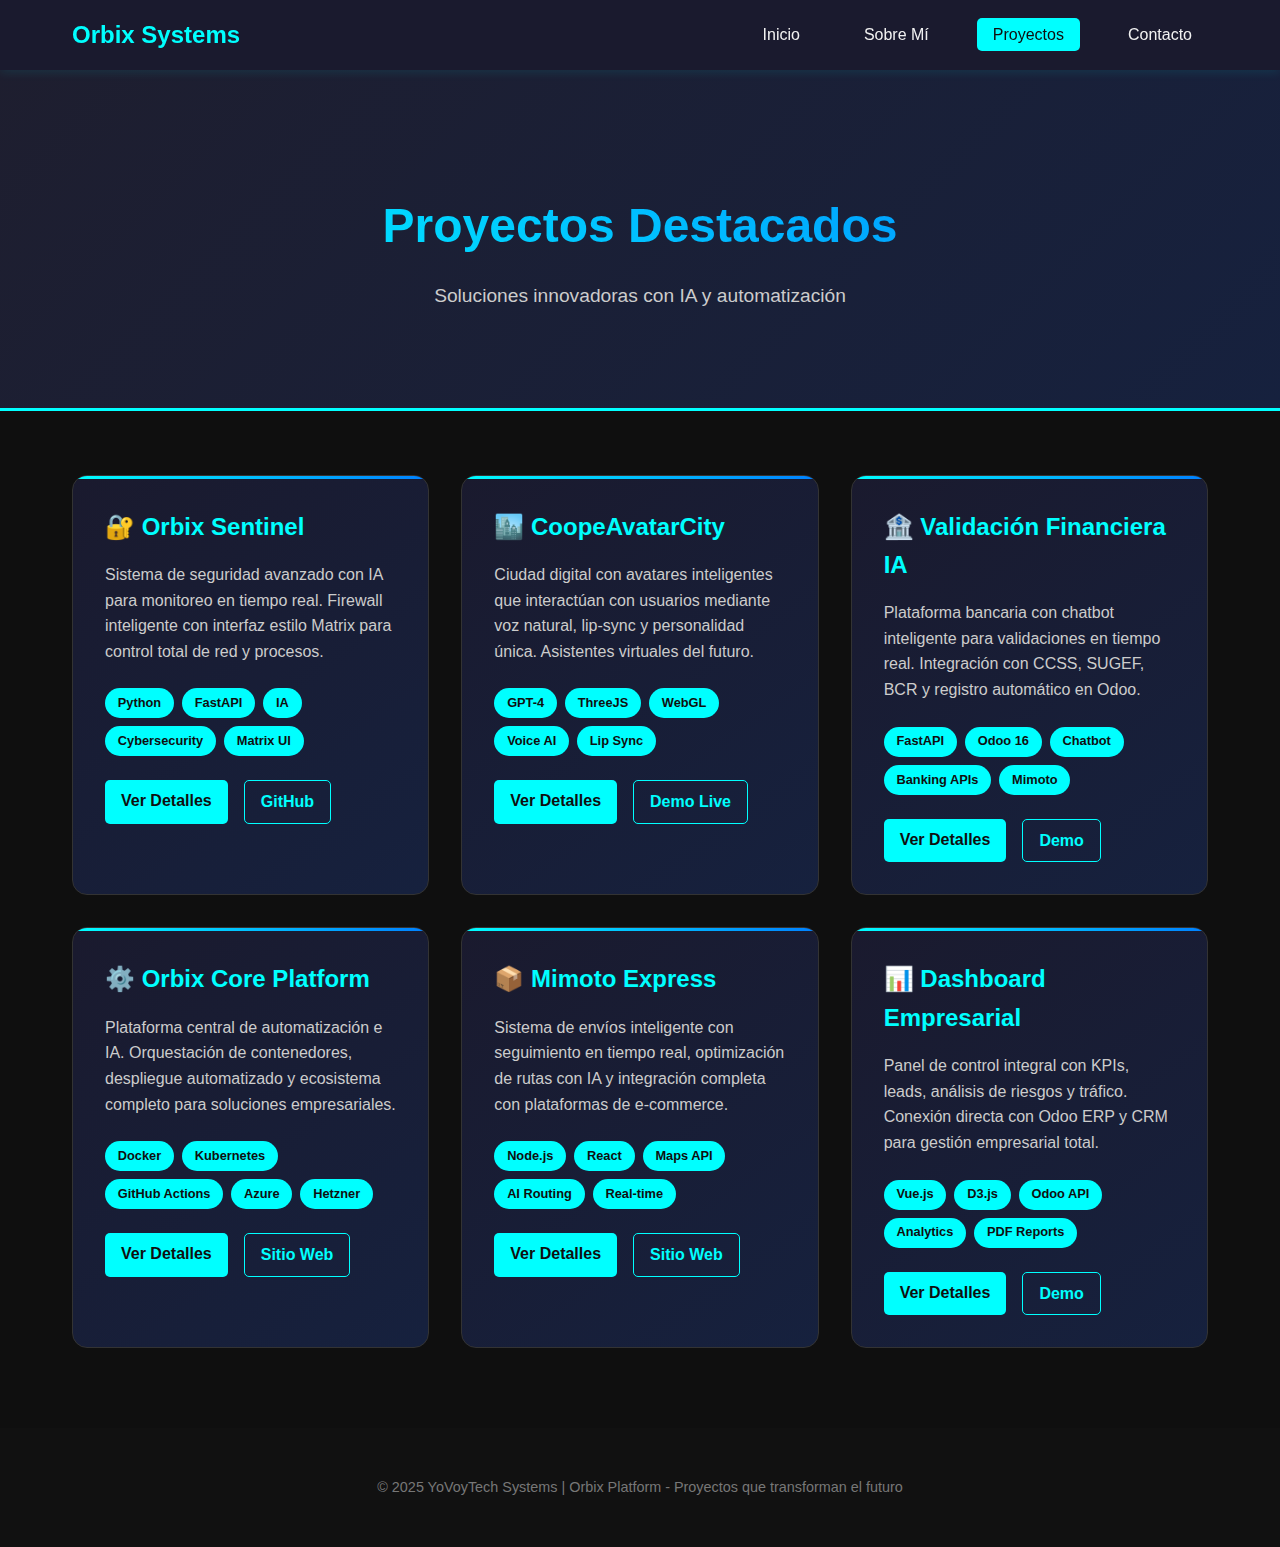
<file: proyectos.html>
<!DOCTYPE html>
<html lang="es">
<head>
  <meta charset="UTF-8">
  <meta name="viewport" content="width=device-width, initial-scale=1.0">
  <title>Proyectos | Luis Enrique Mata | Orbix Systems</title>
  <style>
    * {
      margin: 0;
      padding: 0;
      box-sizing: border-box;
    }
    
    body {
      font-family: 'Segoe UI', sans-serif;
      background-color: #0f0f0f;
      color: #f1f1f1;
      line-height: 1.6;
    }
    
    /* Navegación */
    nav {
      background-color: #1a1a2e;
      padding: 1rem 0;
      position: fixed;
      top: 0;
      width: 100%;
      z-index: 1000;
      box-shadow: 0 2px 10px rgba(0, 255, 255, 0.1);
    }
    
    .nav-container {
      max-width: 1200px;
      margin: 0 auto;
      display: flex;
      justify-content: space-between;
      align-items: center;
      padding: 0 2rem;
    }
    
    .logo {
      font-size: 1.5rem;
      font-weight: bold;
      color: #00ffff;
      text-decoration: none;
    }
    
    .nav-menu {
      display: flex;
      list-style: none;
      gap: 2rem;
    }
    
    .nav-menu a {
      color: #f1f1f1;
      text-decoration: none;
      padding: 0.5rem 1rem;
      border-radius: 5px;
      transition: all 0.3s ease;
    }
    
    .nav-menu a:hover {
      background-color: #00ffff;
      color: #0f0f0f;
    }
    
    .nav-menu a.active {
      background-color: #00ffff;
      color: #0f0f0f;
    }
    
    /* Hamburger menu para móviles */
    .hamburger {
      display: none;
      flex-direction: column;
      cursor: pointer;
      padding: 0.5rem;
    }
    
    .hamburger span {
      width: 25px;
      height: 3px;
      background-color: #00ffff;
      margin: 3px 0;
      transition: 0.3s;
    }
    
    /* Header principal */
    header {
      background: linear-gradient(135deg, #1e1e2f, #16213e);
      padding: 8rem 2rem 4rem;
      text-align: center;
      border-bottom: 3px solid #00ffff;
      margin-top: 60px;
    }
    
    h1 {
      font-size: 3rem;
      margin-bottom: 1rem;
      background: linear-gradient(45deg, #00ffff, #0080ff);
      -webkit-background-clip: text;
      -webkit-text-fill-color: transparent;
      background-clip: text;
    }
    
    .subtitle {
      font-size: 1.2rem;
      color: #ccc;
      margin-bottom: 2rem;
    }
    
    /* Contenido principal */
    main {
      max-width: 1200px;
      margin: 0 auto;
      padding: 2rem;
    }
    
    .project-grid {
      display: grid;
      grid-template-columns: repeat(auto-fit, minmax(350px, 1fr));
      gap: 2rem;
      margin-top: 2rem;
    }
    
    .project-card {
      background: linear-gradient(145deg, #1a1a2e, #16213e);
      border-radius: 15px;
      padding: 2rem;
      border: 1px solid #333;
      transition: all 0.3s ease;
      position: relative;
      overflow: hidden;
    }
    
    .project-card::before {
      content: '';
      position: absolute;
      top: 0;
      left: 0;
      right: 0;
      height: 3px;
      background: linear-gradient(45deg, #00ffff, #0080ff);
    }
    
    .project-card:hover {
      transform: translateY(-5px);
      box-shadow: 0 10px 25px rgba(0, 255, 255, 0.2);
    }
    
    .project-title {
      color: #00ffff;
      font-size: 1.5rem;
      margin-bottom: 1rem;
    }
    
    .project-description {
      color: #ccc;
      margin-bottom: 1.5rem;
    }
    
    .project-tech {
      display: flex;
      flex-wrap: wrap;
      gap: 0.5rem;
      margin-bottom: 1.5rem;
    }
    
    .tech-tag {
      background-color: #00ffff;
      color: #0f0f0f;
      padding: 0.3rem 0.8rem;
      border-radius: 15px;
      font-size: 0.8rem;
      font-weight: bold;
    }
    
    .project-links {
      display: flex;
      gap: 1rem;
    }
    
    .project-link {
      padding: 0.5rem 1rem;
      border-radius: 5px;
      text-decoration: none;
      font-weight: bold;
      transition: all 0.3s ease;
    }
    
    .link-demo {
      background-color: #00ffff;
      color: #0f0f0f;
    }
    
    .link-demo:hover {
      background-color: #0080ff;
    }
    
    .link-github {
      background-color: transparent;
      color: #00ffff;
      border: 1px solid #00ffff;
    }
    
    .link-github:hover {
      background-color: #00ffff;
      color: #0f0f0f;
    }
    
    .footer {
      text-align: center;
      padding: 3rem 2rem;
      background-color: #111;
      font-size: 0.9rem;
      color: #777;
      margin-top: 3rem;
    }
    
    /* Responsive Design */
    @media (max-width: 768px) {
      .nav-menu {
        position: fixed;
        left: -100%;
        top: 70px;
        flex-direction: column;
        background-color: #1a1a2e;
        width: 100%;
        text-align: center;
        transition: 0.3s;
        box-shadow: 0 10px 27px rgba(0, 0, 0, 0.05);
        padding: 2rem 0;
      }
      
      .nav-menu.active {
        left: 0;
      }
      
      .nav-menu li {
        margin: 1rem 0;
      }
      
      .hamburger {
        display: flex;
      }
      
      h1 {
        font-size: 2rem;
      }
      
      .nav-container {
        padding: 0 1rem;
      }
      
      main {
        padding: 1rem;
      }
      
      .project-grid {
        grid-template-columns: 1fr;
      }
    }
  </style>
</head>
<body>
  <!-- Navegación -->
  <nav>
    <div class="nav-container">
      <a href="index.html" class="logo">Orbix Systems</a>
      <ul class="nav-menu">
        <li><a href="index.html">Inicio</a></li>
        <li><a href="about.html">Sobre Mí</a></li>
        <li><a href="proyectos.html" class="active">Proyectos</a></li>
        <li><a href="contacto.html">Contacto</a></li>
      </ul>
      <div class="hamburger">
        <span></span>
        <span></span>
        <span></span>
      </div>
    </div>
  </nav>

  <!-- Header principal -->
  <header>
    <h1>Proyectos Destacados</h1>
    <p class="subtitle">Soluciones innovadoras con IA y automatización</p>
  </header>

  <!-- Contenido principal -->
  <main>
    <div class="project-grid">
      
      <!-- Orbix Sentinel -->
      <div class="project-card">
        <h3 class="project-title">🔐 Orbix Sentinel</h3>
        <p class="project-description">
          Sistema de seguridad avanzado con IA para monitoreo en tiempo real. Firewall inteligente con interfaz estilo Matrix para control total de red y procesos.
        </p>
        <div class="project-tech">
          <span class="tech-tag">Python</span>
          <span class="tech-tag">FastAPI</span>
          <span class="tech-tag">IA</span>
          <span class="tech-tag">Cybersecurity</span>
          <span class="tech-tag">Matrix UI</span>
        </div>
        <div class="project-links">
          <a href="orbix-sentinel.html" class="project-link link-demo">Ver Detalles</a>
          <a href="https://github.com/orbixsystems/sentinel" class="project-link link-github" target="_blank">GitHub</a>
        </div>
      </div>

      <!-- CoopeAvatarCity -->
      <div class="project-card">
        <h3 class="project-title">🏙️ CoopeAvatarCity</h3>
        <p class="project-description">
          Ciudad digital con avatares inteligentes que interactúan con usuarios mediante voz natural, lip-sync y personalidad única. Asistentes virtuales del futuro.
        </p>
        <div class="project-tech">
          <span class="tech-tag">GPT-4</span>
          <span class="tech-tag">ThreeJS</span>
          <span class="tech-tag">WebGL</span>
          <span class="tech-tag">Voice AI</span>
          <span class="tech-tag">Lip Sync</span>
        </div>
        <div class="project-links">
          <a href="coopeavatarcity.html" class="project-link link-demo">Ver Detalles</a>
          <a href="https://coopeavatarcity.com" class="project-link link-github" target="_blank">Demo Live</a>
        </div>
      </div>

      <!-- Validación Financiera -->
      <div class="project-card">
        <h3 class="project-title">🏦 Validación Financiera IA</h3>
        <p class="project-description">
          Plataforma bancaria con chatbot inteligente para validaciones en tiempo real. Integración con CCSS, SUGEF, BCR y registro automático en Odoo.
        </p>
        <div class="project-tech">
          <span class="tech-tag">FastAPI</span>
          <span class="tech-tag">Odoo 16</span>
          <span class="tech-tag">Chatbot</span>
          <span class="tech-tag">Banking APIs</span>
          <span class="tech-tag">Mimoto</span>
        </div>
        <div class="project-links">
          <a href="validacion-financiera.html" class="project-link link-demo">Ver Detalles</a>
          <a href="https://sistemasorbix.com/finance" class="project-link link-github" target="_blank">Demo</a>
        </div>
      </div>

      <!-- Orbix Core -->
      <div class="project-card">
        <h3 class="project-title">⚙️ Orbix Core Platform</h3>
        <p class="project-description">
          Plataforma central de automatización e IA. Orquestación de contenedores, despliegue automatizado y ecosistema completo para soluciones empresariales.
        </p>
        <div class="project-tech">
          <span class="tech-tag">Docker</span>
          <span class="tech-tag">Kubernetes</span>
          <span class="tech-tag">GitHub Actions</span>
          <span class="tech-tag">Azure</span>
          <span class="tech-tag">Hetzner</span>
        </div>
        <div class="project-links">
          <a href="orbix-core.html" class="project-link link-demo">Ver Detalles</a>
          <a href="https://sistemasorbix.com" class="project-link link-github" target="_blank">Sitio Web</a>
        </div>
      </div>

      <!-- Mimoto Express -->
      <div class="project-card">
        <h3 class="project-title">📦 Mimoto Express</h3>
        <p class="project-description">
          Sistema de envíos inteligente con seguimiento en tiempo real, optimización de rutas con IA y integración completa con plataformas de e-commerce.
        </p>
        <div class="project-tech">
          <span class="tech-tag">Node.js</span>
          <span class="tech-tag">React</span>
          <span class="tech-tag">Maps API</span>
          <span class="tech-tag">AI Routing</span>
          <span class="tech-tag">Real-time</span>
        </div>
        <div class="project-links">
          <a href="mimoto-express.html" class="project-link link-demo">Ver Detalles</a>
          <a href="https://mimoto.express" class="project-link link-github" target="_blank">Sitio Web</a>
        </div>
      </div>

      <!-- Dashboard Empresarial -->
      <div class="project-card">
        <h3 class="project-title">📊 Dashboard Empresarial</h3>
        <p class="project-description">
          Panel de control integral con KPIs, leads, análisis de riesgos y tráfico. Conexión directa con Odoo ERP y CRM para gestión empresarial total.
        </p>
        <div class="project-tech">
          <span class="tech-tag">Vue.js</span>
          <span class="tech-tag">D3.js</span>
          <span class="tech-tag">Odoo API</span>
          <span class="tech-tag">Analytics</span>
          <span class="tech-tag">PDF Reports</span>
        </div>
        <div class="project-links">
          <a href="dashboard-empresarial.html" class="project-link link-demo">Ver Detalles</a>
          <a href="https://sistemasorbix.com/dashboard" class="project-link link-github" target="_blank">Demo</a>
        </div>
      </div>

    </div>
  </main>

  <div class="footer">
    <p>© 2025 YoVoyTech Systems | Orbix Platform - Proyectos que transforman el futuro</p>
  </div>

  <script>
    // Menú hamburguesa para móviles
    const hamburger = document.querySelector('.hamburger');
    const navMenu = document.querySelector('.nav-menu');

    hamburger.addEventListener('click', () => {
      hamburger.classList.toggle('active');
      navMenu.classList.toggle('active');
    });

    // Cerrar menú al hacer click en un enlace
    document.querySelectorAll('.nav-menu a').forEach(link => {
      link.addEventListener('click', () => {
        hamburger.classList.remove('active');
        navMenu.classList.remove('active');
      });
    });
  </script>
</body>
</html>
</file>
